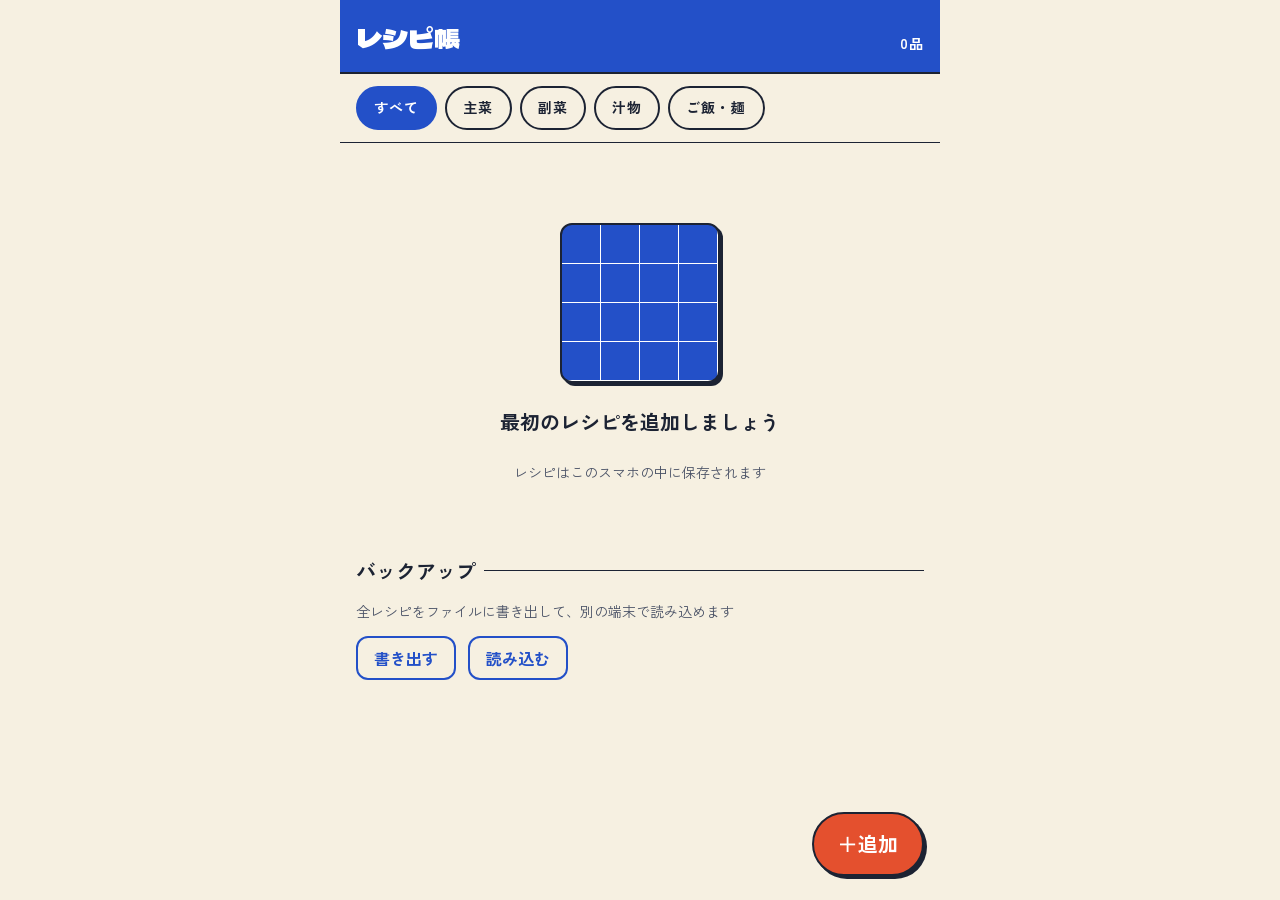
<file: index.html>
<!doctype html>
<html lang="ja">
<head>
  <meta charset="utf-8">
  <meta name="viewport" content="width=device-width, initial-scale=1, viewport-fit=cover">
  <meta name="theme-color" content="#2350c8">
  <meta name="apple-mobile-web-app-capable" content="yes">
  <meta name="apple-mobile-web-app-title" content="レシピ帳">
  <title>レシピ帳</title>
  <link rel="preconnect" href="https://fonts.googleapis.com">
  <link rel="preconnect" href="https://fonts.gstatic.com" crossorigin>
  <link rel="stylesheet" href="https://fonts.googleapis.com/css2?family=Dela+Gothic+One&family=Zen+Kaku+Gothic+New:wght@400;500;700&display=swap">
  <link rel="stylesheet" href="css/style.css">
</head>
<body>
  <div class="page">
    <header class="rb-header rb-header--title">
      <h1 class="rb-screen-title">レシピ帳</h1>
      <span class="rb-header__count" id="count"></span>
    </header>

    <nav class="rb-chips" aria-label="カテゴリで絞り込み" id="filters">
      <button type="button" class="rb-chip" data-category="all" aria-pressed="true">すべて</button>
      <button type="button" class="rb-chip" data-category="main" aria-pressed="false">主菜</button>
      <button type="button" class="rb-chip" data-category="side" aria-pressed="false">副菜</button>
      <button type="button" class="rb-chip" data-category="soup" aria-pressed="false">汁物</button>
      <button type="button" class="rb-chip" data-category="staple" aria-pressed="false">ご飯・麺</button>
    </nav>

    <main>
      <ul class="rb-cards" id="list"></ul>

      <div class="rb-empty" id="empty" hidden>
        <div class="rb-empty__tile rb-tile" aria-hidden="true"></div>
        <p class="rb-empty__title" id="empty-title">最初のレシピを追加しましょう</p>
        <p class="rb-empty__note" id="empty-note">レシピはこのスマホの中に保存されます</p>
      </div>

      <section class="rb-backup" aria-labelledby="backup-title">
        <h2 class="rb-section-title" id="backup-title">バックアップ</h2>
        <p class="rb-field__hint">全レシピをファイルに書き出して、別の端末で読み込めます</p>
        <div class="rb-backup__actions">
          <button type="button" class="rb-btn rb-btn--outline" id="export">書き出す</button>
          <input class="visually-hidden" id="import" type="file" accept="application/json,.json">
          <label class="rb-btn rb-btn--outline" for="import">読み込む</label>
        </div>
        <p class="rb-backup__status" id="backup-status" role="status"></p>
      </section>
    </main>

    <a class="rb-fab rb-fab--fixed" href="form.html">＋追加</a>
  </div>

  <template id="card-template">
    <li>
      <a class="rb-card">
        <div class="rb-card__img rb-tile" aria-hidden="true"></div>
        <div class="rb-card__body">
          <h2 class="rb-card__title"></h2>
          <div class="rb-card__meta">
            <span class="rb-label rb-label--line" data-field="category"></span>
            <span data-field="time"></span>
          </div>
        </div>
      </a>
    </li>
  </template>

  <script src="js/storage.js"></script>
  <script src="js/list.js"></script>
</body>
</html>
</file>
<file: css/style.css>
/* 一人暮らしレシピ帳 — デザインシステム「一人暮らしレシピ帳」のトークンとコンポーネント */

/* トークン ------------------------------------------------------------ */
:root {
  --ground: #f6f0e1;
  --surface: #f6f0e1;
  --ink: #1c2333;
  --ink-muted: #4a5266;
  --line: #1c2333;
  --blue: #2350c8;
  --band: #2350c8;
  --on-band: #ffffff;
  --red: #e4502e;
  --on-red: #ffffff;
  --red-text: #c9381a;
  --yellow: #f2c14e;
  --on-yellow: #1c2333;
  --focus: #1c2333;
  --field: #ffffff;
  --shadow-print: 3px 3px 0 #1c2333;

  --font-display: "Dela Gothic One", "Zen Kaku Gothic New", sans-serif;
  --font-sans: "Zen Kaku Gothic New", "Hiragino Sans", sans-serif;

  --space-1: 4px;
  --space-2: 8px;
  --space-3: 12px;
  --space-4: 16px;
  --space-6: 24px;
  --space-8: 32px;
  --space-12: 48px;

  --radius-sm: 4px;
  --radius-md: 12px;
  --radius-pill: 999px;

  --tap-min: 44px;
  --fab-size: 64px;
}

@media (prefers-color-scheme: dark) {
  :root {
    --ground: #161b27;
    --surface: #1f2636;
    --ink: #f6f0e1;
    --ink-muted: #b7bcc8;
    --line: #b7bcc8;
    --blue: #8ea6f0;
    --red: #f06a4a;
    --on-red: #161b27;
    --red-text: #f06a4a;
    --on-yellow: #161b27;
    --focus: #f2c14e;
    --field: #1f2636;
    --shadow-print: 3px 3px 0 #0b0e15;
  }
}

/* 土台 ---------------------------------------------------------------- */
*, *::before, *::after { box-sizing: border-box; }
[hidden] { display: none !important; }
html { -webkit-text-size-adjust: 100%; }
body {
  margin: 0;
  background: var(--ground);
  color: var(--ink);
  font-family: var(--font-sans);
  font-size: 16px;
  line-height: 1.7;
}
a { color: var(--blue); }
button, input, textarea, select { font: inherit; color: inherit; }
.page { max-width: 600px; margin: 0 auto; min-height: 100vh; }
.visually-hidden {
  position: absolute; width: 1px; height: 1px; padding: 0; margin: -1px;
  overflow: hidden; clip: rect(0 0 0 0); white-space: nowrap; border: 0;
}

/* ヘッダー(青い帯) --------------------------------------------------- */
.rb-header {
  background: var(--band); color: var(--on-band);
  border-bottom: 2px solid var(--line);
  padding: var(--space-2);
  display: flex; align-items: center; justify-content: space-between; gap: var(--space-2);
}
.rb-header--title { padding: 20px var(--space-4) var(--space-4); align-items: baseline; }
.rb-header--stack { flex-direction: column; align-items: stretch; padding-bottom: var(--space-4); }
.rb-screen-title {
  margin: 0; font-family: var(--font-display); font-weight: 400; font-size: 26px; line-height: 1.4;
}
.rb-header--stack .rb-screen-title { margin: var(--space-1) var(--space-2) 0; }
.rb-header__count { font-size: 14px; font-weight: 700; letter-spacing: 0.08em; }
.rb-header__link {
  min-height: var(--tap-min); display: inline-flex; align-items: center; gap: var(--space-1);
  padding: 0 var(--space-2); color: var(--on-band); font-weight: 700; text-decoration: none;
  align-self: flex-start;
}
.rb-header__btn {
  min-height: var(--tap-min); display: inline-flex; align-items: center; padding: 0 var(--space-4);
  border: 2px solid var(--on-band); border-radius: var(--radius-md);
  color: var(--on-band); font-weight: 700; text-decoration: none;
}
.rb-header__link:focus-visible, .rb-header__btn:focus-visible { outline: 3px solid var(--on-band); outline-offset: 2px; }
.rb-icon { width: 20px; height: 20px; flex: none; }

/* ボタン -------------------------------------------------------------- */
.rb-btn {
  min-height: var(--tap-min); min-width: var(--tap-min);
  padding: 0 var(--space-6);
  border: 2px solid var(--band); border-radius: var(--radius-md);
  background: var(--band); color: var(--on-band);
  font-family: var(--font-sans); font-size: 18px; font-weight: 700; line-height: 1.4;
  display: inline-flex; align-items: center; justify-content: center; gap: var(--space-2);
  text-decoration: none; cursor: pointer;
}
.rb-btn--outline { background: transparent; color: var(--blue); border-color: var(--blue); }
.rb-btn--danger  { background: transparent; color: var(--red-text); border-color: var(--red-text); }
.rb-btn--block   { width: 100%; min-height: 48px; }
.rb-btn--large   { min-height: 56px; }
.rb-btn:focus-visible, .rb-chip:focus-visible, .rb-fab:focus-visible, .rb-card:focus-visible,
input:focus-visible, textarea:focus-visible {
  outline: 3px solid var(--focus); outline-offset: 3px;
}

/* ＋追加(FAB) --------------------------------------------------------- */
.rb-fab {
  height: var(--fab-size); min-width: var(--fab-size); padding: 0 var(--space-6);
  border: 2px solid var(--line); border-radius: var(--radius-pill);
  background: var(--red); color: var(--on-red); box-shadow: var(--shadow-print);
  font-family: var(--font-sans); font-size: 20px; font-weight: 700; line-height: 1.4;
  display: inline-flex; align-items: center; justify-content: center; gap: var(--space-1);
  text-decoration: none; cursor: pointer;
}
.rb-fab--fixed {
  position: fixed;
  right: max(var(--space-4), calc((100vw - 600px) / 2 + var(--space-4)));
  bottom: calc(var(--space-6) + env(safe-area-inset-bottom));
}

/* カテゴリの絞り込み ---------------------------------------------------- */
.rb-chips {
  display: flex; gap: var(--space-2); overflow-x: auto;
  padding: var(--space-3) var(--space-4); scrollbar-width: none;
  border-bottom: 1px solid var(--line);
}
.rb-chips::-webkit-scrollbar { display: none; }
.rb-chip-group { display: flex; flex-wrap: wrap; gap: var(--space-2); }
.rb-chip {
  flex: none; min-height: var(--tap-min); padding: 0 var(--space-4);
  border: 2px solid var(--line); border-radius: var(--radius-pill);
  background: var(--surface); color: var(--ink);
  font-family: var(--font-sans); font-size: 14px; font-weight: 700; letter-spacing: 0.08em;
  display: inline-flex; align-items: center; cursor: pointer;
}
.rb-chip[aria-pressed="true"] { background: var(--band); border-color: var(--band); color: var(--on-band); }
/* フォームのカテゴリ:ラジオボタンをチップの見た目に */
.rb-chip-radio { position: absolute; opacity: 0; pointer-events: none; }
.rb-chip-radio:checked + .rb-chip { background: var(--band); border-color: var(--band); color: var(--on-band); }
.rb-chip-radio:focus-visible + .rb-chip { outline: 3px solid var(--focus); outline-offset: 3px; }

/* ラベル -------------------------------------------------------------- */
.rb-label {
  display: inline-flex; align-items: center; gap: var(--space-1);
  padding: var(--space-1) var(--space-2); border-radius: var(--radius-sm);
  background: var(--yellow); color: var(--on-yellow);
  font-family: var(--font-sans); font-size: 14px; font-weight: 700; letter-spacing: 0.08em; line-height: 1.4;
}
.rb-label--line { background: transparent; color: var(--ink); border: 1px solid var(--line); }
.rb-labels { display: flex; gap: var(--space-2); flex-wrap: wrap; margin-top: var(--space-3); }

/* イラスト(画像がないときは青いタイル) ----------------------------------- */
.rb-tile {
  position: relative; overflow: hidden;
  background-color: var(--band);
  background-image: linear-gradient(var(--on-band) 1px, transparent 1px), linear-gradient(90deg, var(--on-band) 1px, transparent 1px);
  background-size: 25% 25%; background-position: -1px -1px;
}
.rb-tile > img { position: absolute; inset: 0; width: 100%; height: 100%; object-fit: cover; display: block; }

/* レシピカード -------------------------------------------------------- */
.rb-cards {
  list-style: none; margin: 0;
  display: grid; grid-template-columns: repeat(2, minmax(0, 1fr)); gap: var(--space-3);
  padding: var(--space-4);
}
.rb-card {
  display: block; height: 100%; text-decoration: none; color: var(--ink);
  background: var(--surface); border: 2px solid var(--line); border-radius: var(--radius-md);
  box-shadow: var(--shadow-print); overflow: hidden;
}
.rb-card__img { aspect-ratio: 1 / 1; width: 100%; border-bottom: 2px solid var(--line); }
.rb-card__body { padding: var(--space-3); display: grid; gap: var(--space-2); }
.rb-card__title { margin: 0; font-family: var(--font-display); font-weight: 400; font-size: 20px; line-height: 1.4; overflow-wrap: anywhere; }
.rb-card__meta { display: flex; gap: var(--space-2); flex-wrap: wrap; align-items: center; color: var(--ink-muted); font-size: 14px; }

/* 空・見つからない ------------------------------------------------------ */
.rb-empty {
  padding: var(--space-12) var(--space-8);
  display: flex; flex-direction: column; align-items: center; gap: var(--space-6); text-align: center;
}
.rb-empty__tile { width: 160px; height: 160px; border: 2px solid var(--line); border-radius: var(--radius-md); box-shadow: var(--shadow-print); }
.rb-empty__title { margin: 0; font-size: 20px; font-weight: 700; line-height: 1.5; }
.rb-empty__note { margin: 0; font-size: 14px; line-height: 1.6; color: var(--ink-muted); }

/* バックアップ -------------------------------------------------------- */
.rb-backup { padding: 0 var(--space-4) 120px; }
.rb-backup .rb-section-title { margin-top: var(--space-6); }
.rb-backup__actions { display: flex; flex-wrap: wrap; gap: var(--space-3); margin-top: var(--space-3); }
.rb-backup__actions .rb-btn { padding: 0 var(--space-4); font-size: 16px; }
.rb-backup__status { margin: var(--space-3) 0 0; font-size: 14px; font-weight: 700; }
.rb-backup__status:empty { display: none; }
.rb-backup__status--error { color: var(--red-text); }

/* 詳細 ---------------------------------------------------------------- */
.rb-hero { aspect-ratio: 1 / 1; width: 100%; border-bottom: 2px solid var(--line); }
.rb-detail { padding: var(--space-6) var(--space-4) var(--space-12); }
.rb-dish-title {
  margin: 0; font-family: var(--font-display); font-weight: 400; font-size: 30px; line-height: 1.4;
  color: var(--blue); overflow-wrap: anywhere;
}
.rb-section-title {
  margin: var(--space-8) 0 var(--space-3); font-family: var(--font-sans); font-size: 20px; font-weight: 700;
  line-height: 1.5; color: var(--ink); display: flex; align-items: center; gap: var(--space-2);
}
.rb-section-title::after { content: ""; flex: 1; border-top: 1px solid var(--line); }
.rb-steps { list-style: none; margin: 0; padding: 0; counter-reset: step; }
.rb-steps > li {
  counter-increment: step;
  display: grid; grid-template-columns: 48px 1fr; gap: var(--space-3); align-items: start;
  padding: var(--space-6) 0; border-bottom: 1px solid var(--line);
  font-size: 18px; font-weight: 500; line-height: 1.8;
}
.rb-steps > li:first-child { padding-top: 0; }
.rb-steps > li::before {
  content: counter(step);
  font-family: var(--font-display); font-size: 32px; line-height: 1; color: var(--blue); text-align: center;
  padding-top: var(--space-1);
}
.rb-ingredients { list-style: none; margin: 0; padding: 0; }
.rb-ingredients > li { padding: var(--space-2) 0; border-bottom: 1px dashed var(--line); font-size: 18px; font-weight: 500; line-height: 1.8; }
.rb-memo { margin: 0; font-size: 18px; font-weight: 500; line-height: 1.8; white-space: pre-wrap; }
.rb-actions { margin-top: var(--space-12); display: flex; flex-direction: column; gap: var(--space-3); }

/* フォーム ------------------------------------------------------------ */
.rb-form { padding: var(--space-6) var(--space-4) var(--space-12); display: flex; flex-direction: column; gap: var(--space-6); }
.rb-field { display: flex; flex-direction: column; gap: var(--space-2); margin: 0; padding: 0; border: 0; min-width: 0; }
.rb-field__label { padding: 0; font-size: 16px; font-weight: 700; display: flex; align-items: center; gap: var(--space-2); }
.rb-field__hint { font-size: 14px; line-height: 1.6; color: var(--ink-muted); }
.rb-input, .rb-textarea {
  min-height: 48px; padding: 0 var(--space-3);
  border: 2px solid var(--line); border-radius: var(--radius-sm);
  background: var(--field); font-size: 16px;
}
.rb-input--time { width: 120px; }
.rb-textarea { padding: var(--space-3); line-height: 1.7; resize: vertical; }
.rb-input::placeholder, .rb-textarea::placeholder { color: var(--ink-muted); }
.rb-inline { display: flex; align-items: center; gap: var(--space-2); }
.rb-image-picker { display: flex; align-items: center; gap: var(--space-4); }
.rb-image-preview {
  width: 120px; height: 120px; flex: none;
  border: 2px solid var(--line); border-radius: var(--radius-md); box-shadow: var(--shadow-print);
}
.rb-image-picker__actions { display: flex; flex-direction: column; align-items: flex-start; gap: var(--space-2); }
.rb-image-picker__actions .rb-btn { padding: 0 var(--space-4); font-size: 16px; }
input[type="file"]:focus-visible + .rb-btn { outline: 3px solid var(--focus); outline-offset: 3px; }
.rb-error { margin: 0; color: var(--red-text); font-size: 14px; font-weight: 700; }
.rb-error:empty { display: none; }
</file>
